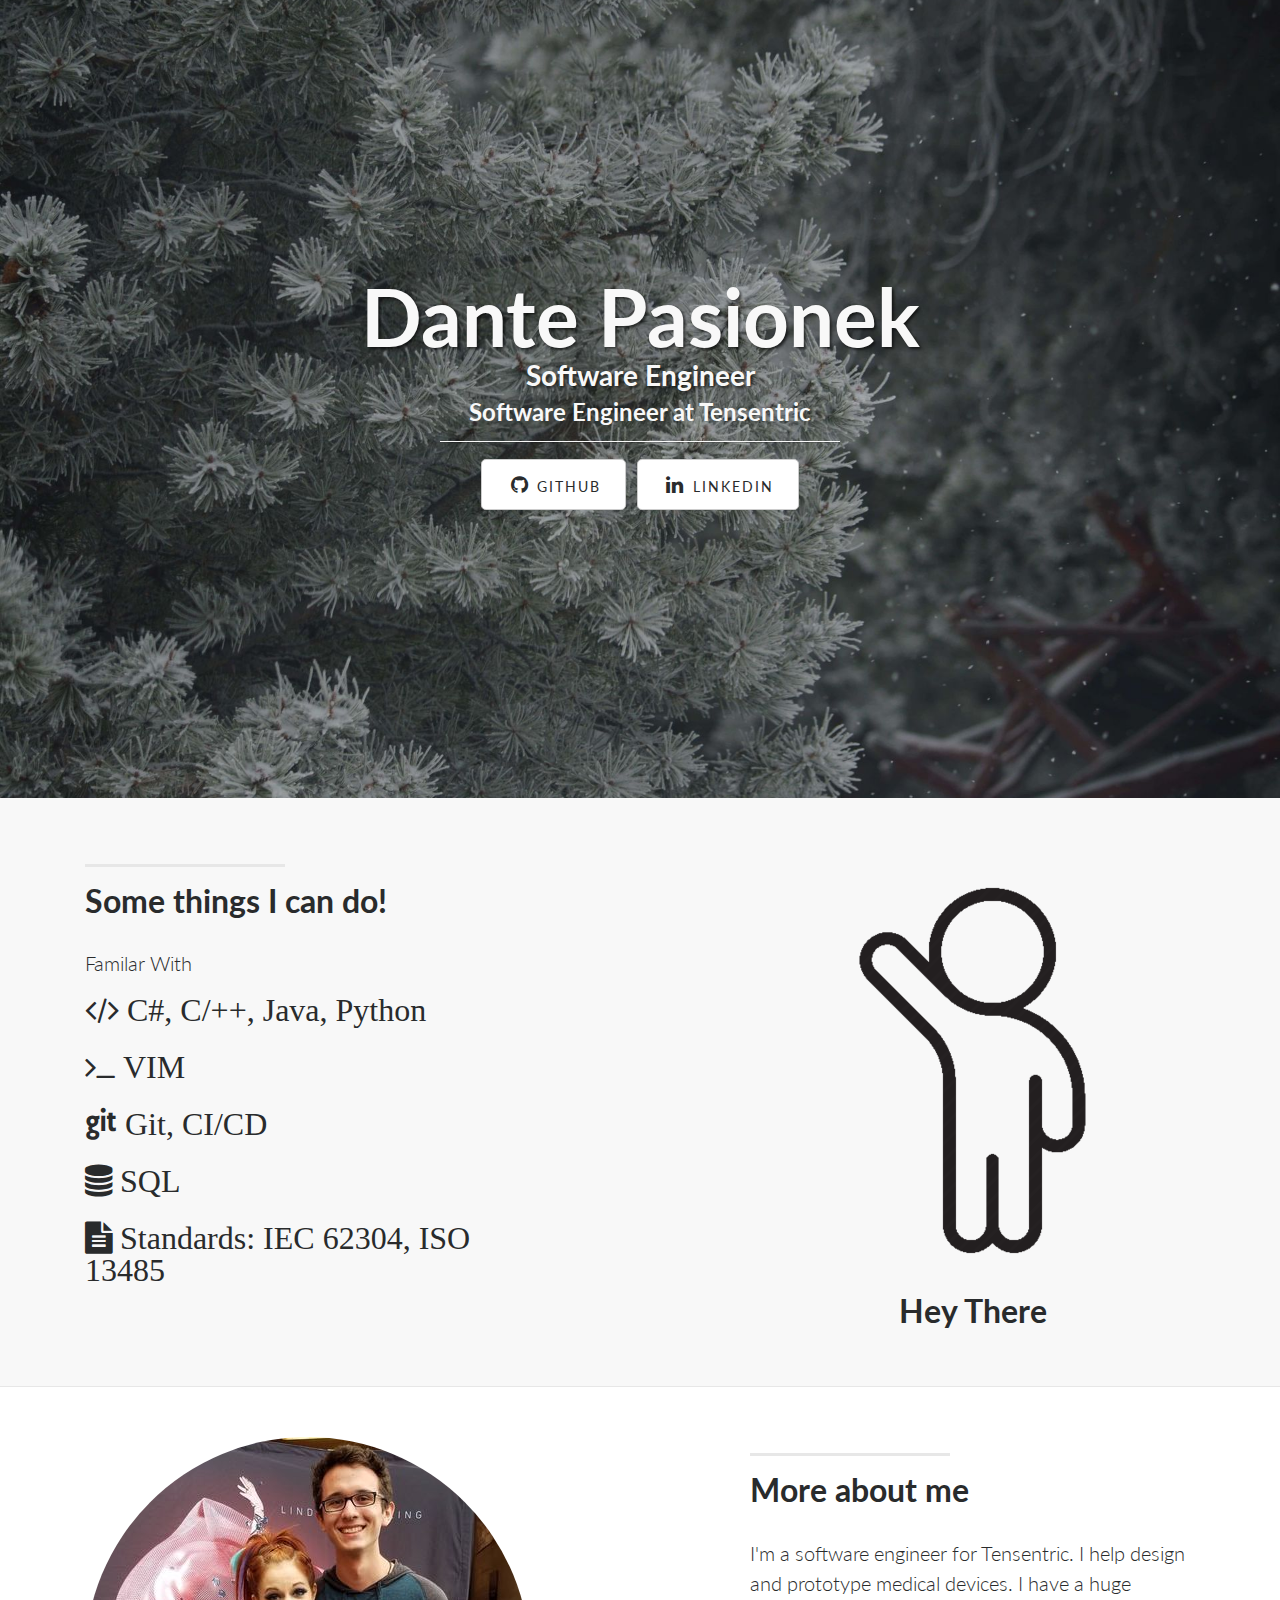
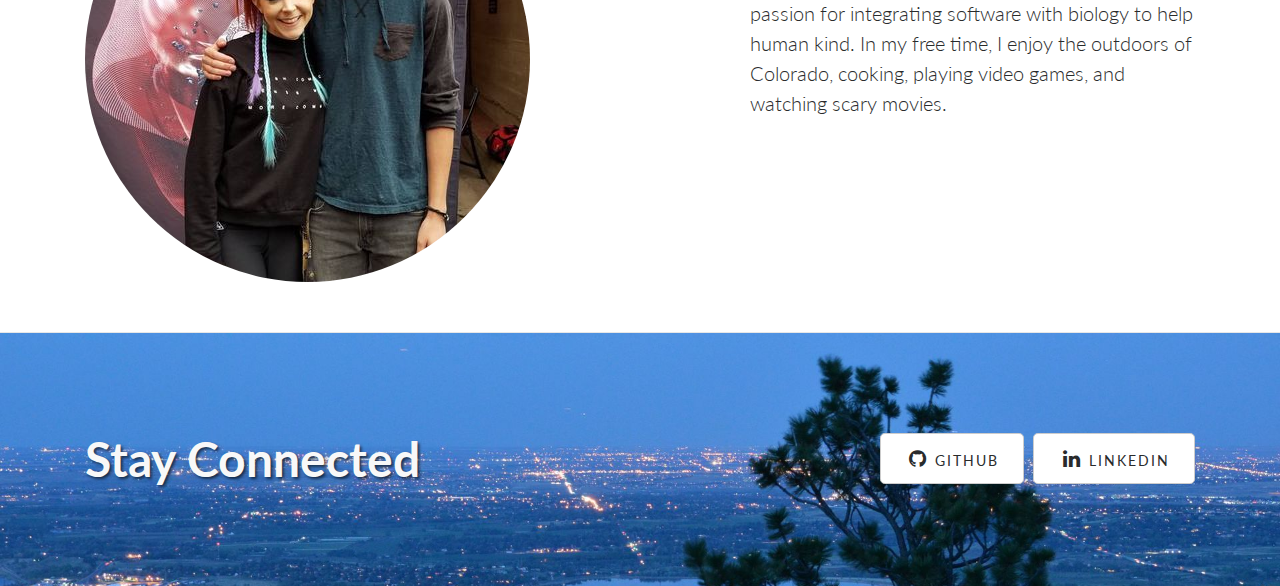
<file: index.html>
<!DOCTYPE html>

<!--- Theme adopted from Bootstrap Framework, modified by Dante Pasionek -->
<html lang="en">

<head>

    <meta charset="utf-8">
    <meta name="viewport" content="width=device-width, initial-scale=1, shrink-to-fit=no">
    <meta name="description" content="">
    <meta name="Dante Pasionek" content="">

    <title>Dante Pasionek</title>

    <!-- Bootstrap core CSS -->
    <link href="vendor/bootstrap/css/bootstrap.css" rel="stylesheet">

    <!-- Custom styles for this template -->
    <link href="css/landing-page.css" rel="stylesheet">

    <!-- Custom fonts for this template -->
    <link href="vendor/font-awesome/css/font-awesome.min.css" rel="stylesheet" type="text/css">
    <link href="https://fonts.googleapis.com/css?family=Lato:300,400,700,300italic,400italic,700italic" rel="stylesheet" type="text/css">

    <!-- Temporary navbar container fix -->
    <style>
    .navbar-toggler {
        z-index: 1;
    }
    
    @media (max-width: 576px) {
        nav > .container {
            width: 100%;
        }
    }
    </style>

</head>

<body>

    <!-- Navigation -->
    <!-- <nav class="navbar fixed-top navbar-toggleable-md navbar-light bg-faded">
        <div class="container">
            <center><a class="navbar-brand" href="">Dante Pasionek - Developer</a></center>
        </div>
    </nav> --> 

    <!-- Header -->
    <header class="intro-header">
        <div class="container">
            <div class="intro-message">
                <h1>Dante Pasionek</h1>
                <h3>Software Engineer</h3>
		<h4>Software Engineer at <a href="http://www.tensentric.com" style="color: #f8f8f8">Tensentric</a>
                <hr class="intro-divider">
                <ul class="list-inline intro-social-buttons">
                    <li class="list-inline-item">
                        <a href="https://www.github.com/dpasionek" class="btn btn-secondary btn-lg"><i class="fa fa-github fa-fw"></i> <span class="network-name">Github</span></a>
                    </li>
                    <li class="list-inline-item">
                        <a href="https://www.linkedin.com/in/dante-pasionek-099238120/" class="btn btn-secondary btn-lg"><i class="fa fa-linkedin fa-fw"></i> <span class="network-name">Linkedin</span></a>
                    </li>
                </ul>
            </div>
        </div>
    </header>

    <!-- Page Content -->
    <section class="content-section-a">

        <div class="container">
            <div class="row">
                <div class="col-lg-5">
                    <hr class="section-heading-spacer">
                    <div class="clearfix"></div>
                    <h2 class="section-heading">Some things I can do!</h2>
                    <p class="lead">Familar  With</p>
		    <ul class="list-inline">
			<li class="fa fa-code fa-2x">	C#, C/++, Java, Python </li> <br><br>
			<li class="fa fa-terminal fa-2x">	VIM </li> <br><br>
			<li class="fa fa-git fa-2x">	Git, CI/CD </li> <br><br>
			<li class="fa fa-database fa-2x">	SQL </li><br><br>
			<li class="fa fa-file-text fa-2x">	Standards: IEC 62304, ISO 13485</li><br>
		    </ul>
                </div>
                <div class="col-lg-5 offset-lg-2">
		<center>
                    <img class="img-fluid" src="img/wave.png" alt="">
		   	<h2> Hey There </h2></center>
                </div>
            </div>

        </div>
        <!-- /.container -->
    </section>

    <section class="content-section-b">

        <div class="container">

            <div class="row">
                <div class="col-lg-5 push-lg-7">
                    <hr class="section-heading-spacer">
                    <div class="clearfix"></div>
                    <h2 class="section-heading">More about me</h2>
                    <p class="lead">
			    I'm a software engineer for Tensentric. I help design and prototype medical devices. I have a huge passion for integrating software with biology to help human kind. In my free time, I 
			    enjoy the outdoors of Colorado, cooking, playing video games, and watching scary movies. 
			</p><br>
		   
                </div>
                <div class="col-lg-5 pull-lg-5">
                    <img class="circle-avatar" src="img/lindsey.jpg" alt="">
                </div>
            </div>

        </div>
        <!-- /.container -->

    </section>
    <!-- /.content-section-b -->

    <!-- /.content-section-a -->

    <aside class="banner">

        <div class="container">

            <div class="row">
                <div class="col-lg-6">
                    <h2>Stay Connected</h2>
                </div>
                <div class="col-lg-6">
                    <ul class="list-inline banner-social-buttons">
                        <li class="list-inline-item">
                            <a href="https://www.github.com/dpasionek" class="btn btn-secondary btn-lg"><i class="fa fa-github fa-fw"></i> <span class="network-name">Github</span></a>
                        </li>
                        <li class="list-inline-item">
                            <a href="https://www.linkedin.com/in/dante-pasionek-099238120/" class="btn btn-secondary btn-lg"><i class="fa fa-linkedin fa-fw"></i> <span class="network-name">Linkedin</span></a>
                        </li>
                    </ul>
                </div>
            </div>

        </div>
        <!-- /.container -->

    </aside>
    <!-- /.banner -->

    <!-- Footer -->

    <!-- Bootstrap core JavaScript -->
    <script src="vendor/jquery/jquery.min.js"></script>
    <script src="vendor/tether/tether.min.js"></script>
    <script src="vendor/bootstrap/js/bootstrap.min.js"></script>

</body>

</html>
</file>
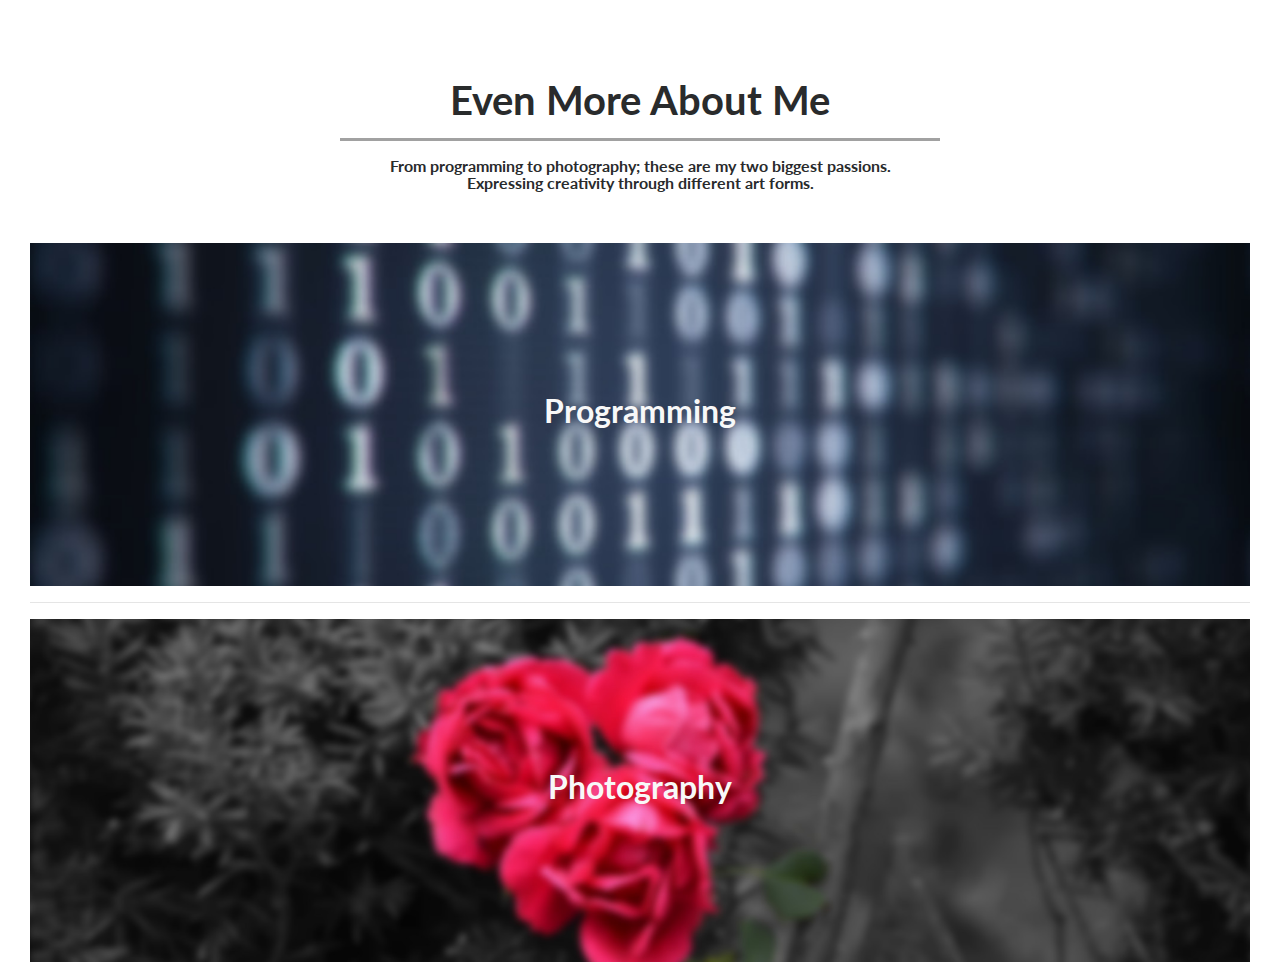
<file: about.html>
<!DOCTYPE html>

<!--- Theme adopted from Bootstrap Framework, modified by Dante Pasionel -->
<html lang="en">
<head>
	<meta charset="utf-8">
	<meta name="viewport" content="width=device-width, intial-scale=1, shrink-to-fit=no">
	<title>Dante Pasionek | About</title>

	<link href="vendor/bootstrap/css/bootstrap.css" rel="stylesheet">
	<link href="css/landing-page.css" rel="stylesheet">
	<link href="vendor/font-awesome/css/font-awesome.min.css" rel="stylesheet" type="text/css">
	<link href="https://fonts.googleapis.com/css?family=Lato:300,400,700,300italic,400italic,700italic" rel="stylesheet" type="text/css">
</head>
<body>
	<header>
		<div class="container">
			<div class="about-page">
			<center><h1>Even More About Me</h1></center>
			<hr class="spacer-center">
			<center>
			<h6>
				From programming to photography; these are my two biggest passions. <br> Expressing creativity through different art forms.
			</h6>
			</center>
			</div>
		</div>
		
	</header>
	<div class="container-fluid">
		<div class="row-fluid">
			<div class="col-sm">
			<a href="#">
				<header class="small-item-header">
					<center><h2>Programming</h2></center>
				</header>
			</a>
			<hr class="spacer-center-light-light">
			</div>

			<a href="#">
				<div class="col-sm">
					<header class="small-item-header-1">
						 <center><h2>Photography</h2></center>
					</header>
				</div>
			</a>
		</div>
	</div>

</body>
</html>
</file>
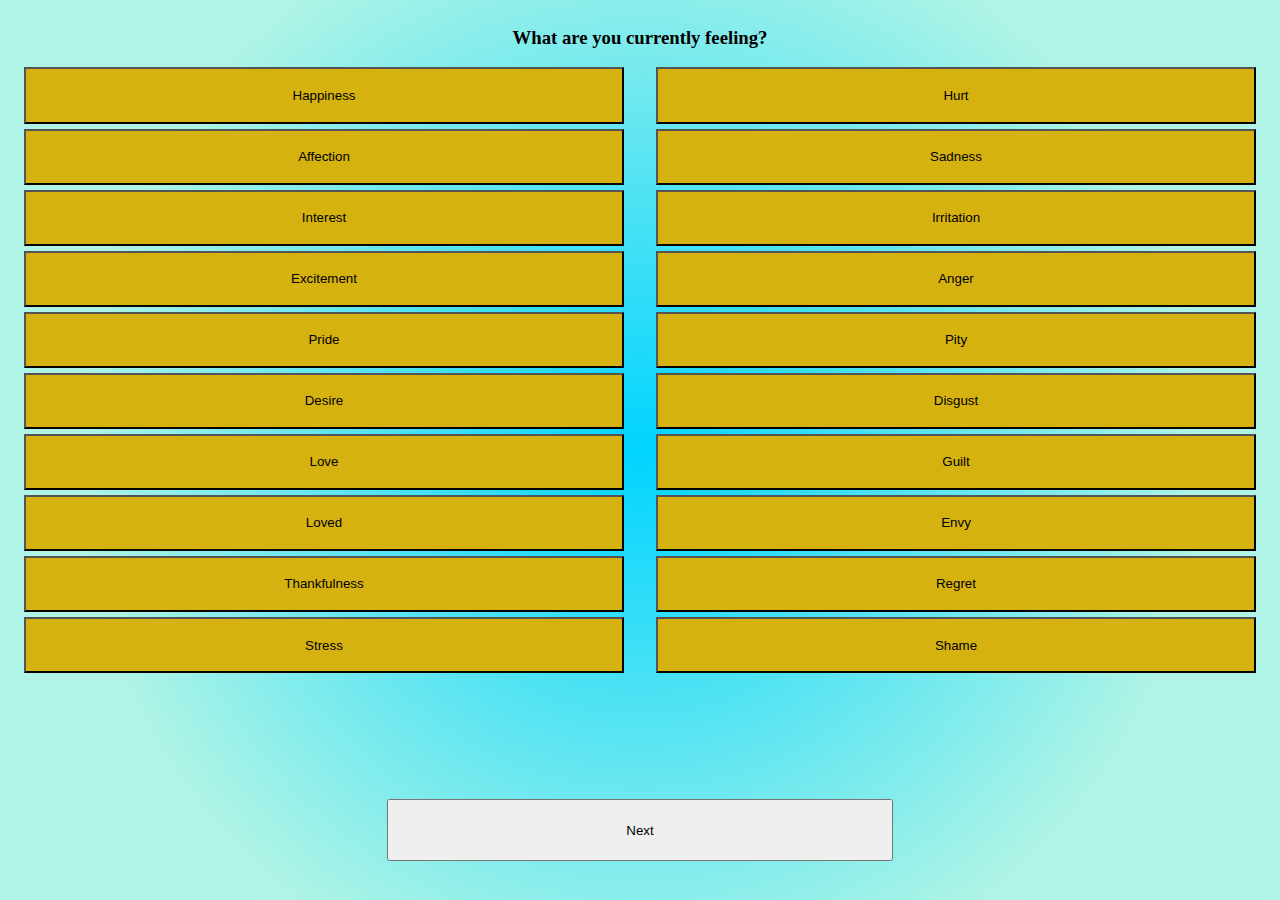
<file: app/app.html>
<html>
	<style>
		body {
			background: rgb(2,0,36);
			background: radial-gradient(circle, rgba(2,0,36,1) 0%, rgba(0,212,255,1) 0%, rgba(11,221,178,0.3292892156862745) 72%);
		}
		#emotion-selection {
			display: flex;
			flex-direction: column;
			text-align: center;
			height: 100%;
			width: 100%
		}

		.emotions-list {
			display: flex;
			flex-direction: row;
			height: 85%
		}

		.emotions-1 {
			width: 50%;
			float: left;
		}

		.emotions-2 {
			width: 50%;
			float: right;
		}

		.column {
			height: 100%;
		}

		#rating-selection {
			display: none;
			align-items: center;

		}

		#comment-section {
			display: none;
			align-items: center;

		}

		input[type=button] {
			width: 95%;
			height: 8%;
			margin-bottom: 5px;
			background-color: rgb(214, 178, 16);
		}

		.pressed {
			background-color: rgb(18, 192, 27) !important;
		}

		.slider {
			width: 90%;
			height: 25px;
		}


	</style>
	<head>
		<script src="https://ajax.googleapis.com/ajax/libs/jquery/3.5.1/jquery.min.js"></script>
		<meta charset="utf-8"/>

		<meta name="viewport" content="width=device-width, initial-scale=1.0" />
	        <meta name="viewport" content="width=device-width, initial-scale=1, shrink-to-fit=no">
	        <meta name="apple-mobile-web-app-capable" content="yes">
	        <meta name="mobile-web-app-capable" content="yes">
	        
	        <!-- Have to manually define the icons for iPhones; Android looks at the manifest file -->
	        <link rel="apple-touch-icon" href="images/icons/icon-512x512.png">
	        <link rel="apple-touch-icon" href="images/icons/icon-384x384.png">
	        <link rel="apple-touch-icon" href="images/icons/icon-192x192.png">
	        <link rel="apple-touch-icon" href="images/icons/icon-144x144.png">
	        <link rel="apple-touch-icon" href="images/icons/icon-128x128.png">
	        <link rel="apple-touch-icon" href="images/icons/icon-96x96.png">
	        <link rel="apple-touch-icon" href="images/icons/icon-72x72.png">
	        
	        <!-- Link to the Manifest file  -->
	        <link rel="manifest" href="manifest.json">
	</head>
	<body>
		<input hidden id="emotion">
		<input hidden id="rating">
		<input hidden id="comments">
		<div id="emotion-selection">
			<h3>What are you currently feeling?</h3>
			<div class="emotions-list">
				<div class="emotions-1">
					<input id="happiness" type="button" onclick="setEmotion(this.value); setButtonState(this.id)" value="Happiness"/>
					<input id="affection" type="button" onclick="setEmotion(this.value); setButtonState(this.id)" value="Affection"/>
					<input id="interest" type="button" onclick="setEmotion(this.value); setButtonState(this.id)" value="Interest"/>
					<input id="excitement" type="button" onclick="setEmotion(this.value); setButtonState(this.id)" value="Excitement"/>
					<input id="pride" type="button" onclick="setEmotion(this.value); setButtonState(this.id)" value="Pride"/>
					<input id="desire" type="button" onclick="setEmotion(this.value); setButtonState(this.id)" value="Desire"/>
					<input id="love" type="button"onclick="setEmotion(this.value); setButtonState(this.id)" value="Love"/>
					<input id="loved" type="button" onclick="setEmotion(this.value); setButtonState(this.id)" value="Loved"/>
					<input id="thankfulness" type="button" onclick="setEmotion(this.value); setButtonState(this.id)" value="Thankfulness"/>
					<input id="stress" type="button"onclick="setEmotion(this.value); setButtonState(this.id)" value="Stress"/>
				</div>		
				<div class="emotions-2">
					<input id="hurt" type="button" onclick="setEmotion(this.value); setButtonState(this.id)" value="Hurt"/>
					<input id="sadness" type="button" onclick="setEmotion(this.value); setButtonState(this.id)" value="Sadness"/>
					<input id="irritation" type="button" onclick="setEmotion(this.value); setButtonState(this.id)" value="Irritation"/>
					<input id="anger" type="button" onclick="setEmotion(this.value); setButtonState(this.id)" value="Anger"/>
					<input id="pity" type="button" onclick="setEmotion(this.value); setButtonState(this.id)" value="Pity"/>
					<input id="disgust" type="button" onclick="setEmotion(this.value); setButtonState(this.id)" value="Disgust"/>
					<input id="guilt" type="button" onclick="setEmotion(this.value); setButtonState(this.id)" value="Guilt"/>
					<input id="envy" type="button" onclick="setEmotion(this.value); setButtonState(this.id)" value="Envy"/>
					<input id="regret" type="button" onclick="setEmotion(this.value); setButtonState(this.id)" value="Regret"/>
					<input id="shame" type="button" onclick="setEmotion(this.value); setButtonState(this.id)" value="Shame"/>
				</div>
			</div>
			<div style="display: flex; flex-direction: row; width: 100%; height: 15%; justify-content: center;">
				<button style="width: 40%; height: 50%; align-self: center;" onclick="next('emotion-selection')">Next</button>
			</div>			
		</div>

		<div id="rating-selection" style="display: hidden; flex-direction: column; height: 50%">
			<h3>On a scale of 1-10 this, or these, feelings are: </h3>
			<input class="slider" id="rating", type="range", min="1", max="10" value="1" oninput="setRating(this.value)" />
			<br/>
			<h1 id="rating-value">1</h1>
			<div style="display: flex; flex-direction: row; width: 100%; height: 30%; justify-content: space-between;">
				<button style="width: 40%; height: 50%; " onclick="back('rating-selection')">Back</button>
				<button style="width: 40%; height: 50%; " onclick="next('rating-selection')">Next</button>
			</div>
		</div>
		
		<div id="comment-section" style="display: hidden; flex-direction: column; height: 70%">
			<h3>Any additional comments?</h3>
			<textarea style="width: 80%; height: 40%" id="comments" onkeypress="setComments(this.value)" onchange="setComments(this.value)"></textarea>
			<div style="display: flex; flex-direction: row; width: 100%; height: 25%; justify-content: space-between;">
				<button style="width: 40%; height: 50%; margin-top: 6%; " onclick="back('comment-section')">Back</button>
				<button style="width: 40%; height: 50%; margin-top: 6%; " onclick="next('comment-section')">Next</button>
			</div>
		</div>

	</body>
	
	
</html>


<script>

	var emotions = []
	var comment = ""
	function setButtonState(button) {
		var element = document.getElementById(button)
		if(element.classList.contains("pressed")) {
			element.classList.remove("pressed")
			var idx = emotions.indexOf(element.value)
			emotions.splice(idx, 1)

		} else {
			element.classList.add("pressed")
			emotions.push(element.value)
		}
	}

	function setEmotion(emotion) {
	}

	function setRating(rating) {
		document.getElementById("rating").value = rating;
		document.getElementById("rating-value").innerHTML = rating;
	}

	function setComments(comments) {
		comment = comments
	}

	function reset() {
			document.getElementById("emotion-selection").style.display = "flex";
			document.getElementById("rating-selection").style.display = "none";
			document.getElementById("comment-section").style.display = "none";

			emotions = []
			comment = ""

			var buttons = document.querySelectorAll("input[type=button]")
			buttons.forEach((button) => {
				if(button.classList.contains("pressed")) {
					button.classList.remove("pressed")
				}
			})
	}

	function next(parent) {
		if(parent === "emotion-selection") {
			document.getElementById("emotion-selection").style.display = "none";
			document.getElementById("rating-selection").style.display = "flex";
			document.getElementById("comment-section").style.display = "none";
		} else if(parent === "rating-selection") {
			document.getElementById("rating-selection").style.display = "none";
			document.getElementById("comment-section").style.display = "flex";
		} else if(parent === "comment-section") {
			post()
			document.getElementById("comment-section").style.display = "none";
			document.getElementById("emotion-selection").style.display = "flex";
			reset()
		}
	}

	function back(parent) {
		if(parent === "emotion-selection") {
			document.getElementById("emotion-selection").style.display = "flex";
		} else if(parent === "rating-selection") {
			document.getElementById("emotion-selection").style.display = "flex";
			document.getElementById("rating-selection").style.display = "none";
		} else if(parent === "comment-section") {
			document.getElementById("comment-section").style.display = "none";
			document.getElementById("rating-selection").style.display = "flex";
		}
	}

	function post() {
	  console.log("EMOTIONS: " + emotions)
	  console.log("COMMENTS: " + comment)
	  var url = "https://script.google.com/macros/s/AKfycbz9lurXCM4EVgn2tYf6Ds9_uKcR2tEDHiFgjOdeqP9ud1FTznqUaZquIBvcxR6pctv9qQ/exec"
	  fetch(url, {mode:'no-cors', method: "POST", body: JSON.stringify({
				    "Emotion": emotions.join(),
				    "Rating": document.getElementById("rating").value,
				    "Comments": comment,
				})})
	    .then((res) => {
	    
	      return res.text();
	    })
    .then((res) => console.log(res));
}
	
</script>
</file>
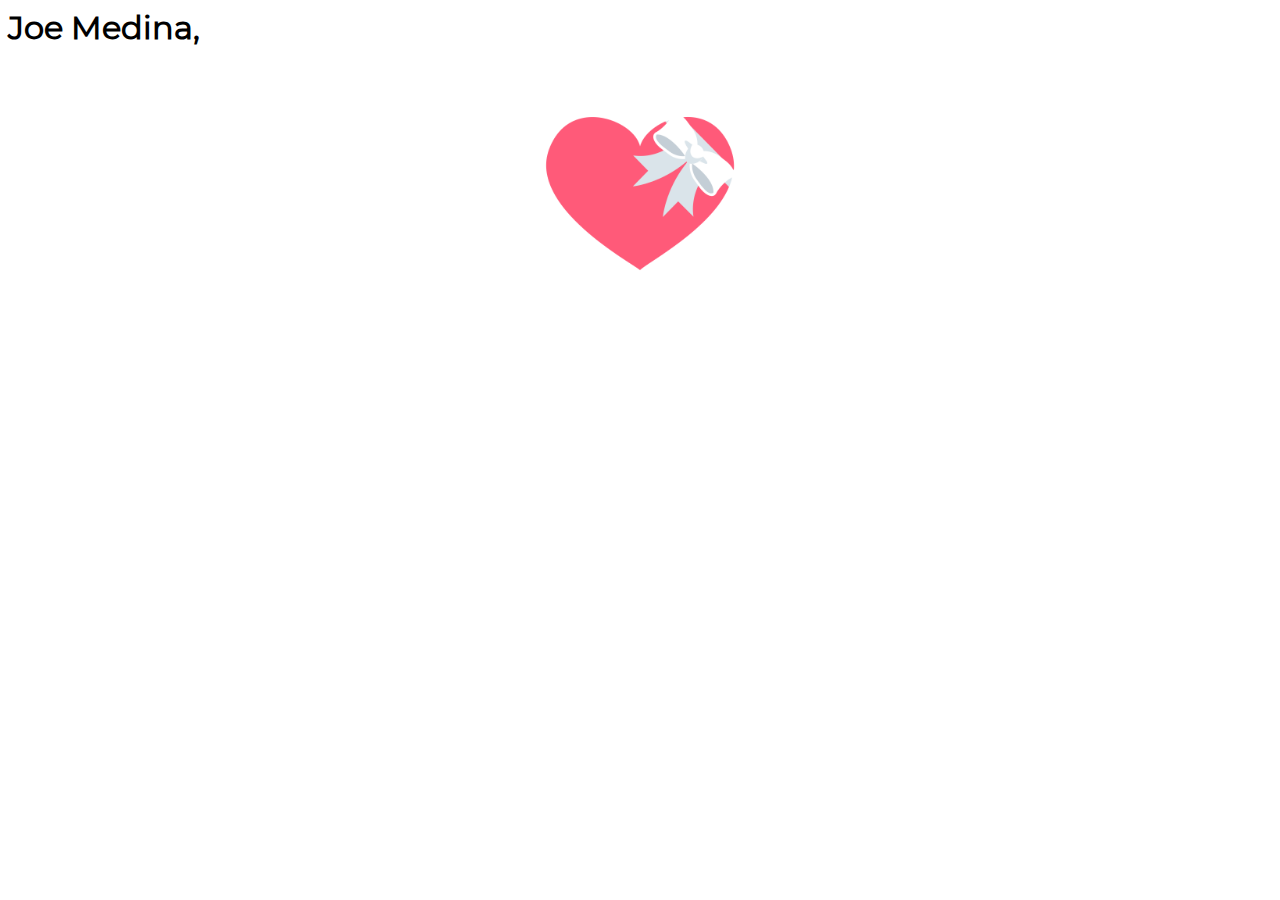
<file: joe/joe.html>
<html>
	<head>
		<meta charset="utf-8"/>


		<meta name="viewport" content="width=device-width, initial-scale=1.0" />
	        <meta name="viewport" content="width=device-width, initial-scale=1, shrink-to-fit=no">
	        <meta name="apple-mobile-web-app-capable" content="yes">
	        
	        <meta name="mobile-web-app-capable" content="yes">
	        
	        <!-- Have to manually define the icons for iPhones; Android looks at the manifest file -->
	        <link rel="apple-touch-icon" href="images/icons/icon-512x512.png">
	        <link rel="apple-touch-icon" href="images/icons/icon-384x384.png">
	        <link rel="apple-touch-icon" href="images/icons/icon-192x192.png">
	        <link rel="apple-touch-icon" href="images/icons/icon-144x144.png">
	        <link rel="apple-touch-icon" href="images/icons/icon-128x128.png">
	        <link rel="apple-touch-icon" href="images/icons/icon-96x96.png">
	        <link rel="apple-touch-icon" href="images/icons/icon-72x72.png">
	        
	        <!-- Link to the Manifest file  -->
	        <link rel="manifest" href="manifest.json">
		<style>
			@font-face {
 				font-family: 'Montserrat';
				src: url('monserrat.ttf') format('truetype');
			}

			* {
 				font-family: 'Montserrat', sans-serif;
			}
		</style>
	</head>
	<body>
		<h1>Joe Medina,</h1>
		<center>
			<p style="font-size: 5vh" id="I"></p>
			<p style="font-size: 5vh" id="Love"></p>
			<p style="font-size: 5vh" id="You"></p>
		</center>
	</body>
	<footer onclick="setWords()">
		<center>
			<img src="images/icons/icon-512x512.png" height="200" width="200"/>
		</center>
	</footer>
	
</html>

<script>
	if('serviceWorker' in navigator) {
		window.addEventListener('load', () => {
			navigator.serviceWorker.register('ServiceWorker.js');
		});
	}

	var i_words = ["I", "Te", "Je", "Ti", "Bardzo"];
	var l_words = ["Love", "Quiero", "T'aime", "Amo", "cię"];
	var u_words = ["You", "Mucho", "Beaucoup", "Tanto", "Kocham"];

	function setWords() {
		var words = getWords();
 		document.getElementById('I').innerHTML = words[0];
 		document.getElementById('Love').innerHTML = words[1];
 		document.getElementById('You').innerHTML = words[2];
	}

	function getWords() {
 		var i = Math.floor(Math.random() * (5));
		return [i_words[i], l_words[i], u_words[i]];
	}
</script>
</file>
<file: css/landing-page.css>
/*!
 * Start Bootstrap - Landing Page (http://startbootstrap.com/template-overviews/landing-page)
 * Copyright 2013-2017 Start Bootstrap
 * Licensed under MIT (https://github.com/BlackrockDigital/startbootstrap-landing-page/blob/master/LICENSE)
 */

body,
html {
    width: 100%;
    height: 100%;
}

body,
h1,
h2,
h3,
h4,
h5,
h6 {
    font-family: "Lato", "Helvetica Neue", Helvetica, Arial, sans-serif;
    font-weight: 700;
}
.circle-avatar {
	max-width: 100%;
	width: 100%;
	height:auto;
	display:block;
	border-radius:50%;
	background-position-y: center;
	background-position-x: center;
	background-repeat: no-repeat;
}
.intro-header {
    padding-top: 50px;
    padding-bottom: 50px;
    text-align: center;
    color: #f8f8f8;
    background: url(../img/intro-bg.jpg) no-repeat center center;
    background-size: cover;
}

.prog-header {
    padding-top: 50px;
    padding-bottom: 50px;
    text-align: center;
    color: #f8f8f8;
    background: url(../img/about-header-1.jpg) no-repeat center center;
    background-size: cover;
}

.about-header {
    padding-top: 50px;
    padding-bottom: 50px;
    text-align: center;
    color: #f8f8f8;
    background: url(../img/clouds.jpg) no-repeat center center;
    background-size: cover;
}

.small-item-header {
 margin-top: -35px;
 padding-top: 150px;
 padding-bottom: 150px;
 text-align: center;
 color: #f8f8f8;
 background: url(../img/about-header-1.jpg) no-repeat center center;
 background-size: cover;
}

.small-item-header-1 {
 padding-top: 150px;
 padding-bottom: 150px;
 text-align: center;
 color: #f8f8f8;
 background: url(../img/rose.jpg) no-repeat center center; 
 background-size: cover;
}

.about-page {
 position: relative;
 padding-top: 7%;
 padding-bottom: 7%;
}

.intro-message {
    position: relative;
    padding-top: 20%;
    padding-bottom: 20%;
}

.intro-message > h1 {
    margin: 0;
    text-shadow: 2px 2px 3px rgba(0, 0, 0, 0.6);
    font-size: 5em;
}

.intro-divider {
    width: 400px;
    border-top: 1px solid #f8f8f8;
    border-bottom: 1px solid rgba(0, 0, 0, 0.2);
}

.intro-message > h3 {
    text-shadow: 2px 2px 3px rgba(0, 0, 0, 0.6);
}

@media(max-width:767px) {
    .intro-message {
        padding-bottom: 15%;
    }
    .intro-message > h1 {
        font-size: 3em;
    }
    ul.intro-social-buttons > li {
        display: block;
        margin-bottom: 20px;
        padding: 0;
    }
    ul.intro-social-buttons > li:last-child {
        margin-bottom: 0;
    }
    .intro-divider {
        width: 100%;
    }
}

.network-name {
    text-transform: uppercase;
    font-size: 14px;
    font-weight: 400;
    letter-spacing: 2px;
}

.content-section-a {
    padding: 50px 0;
    background-color: #f8f8f8;
}

.content-section-b {
    padding: 50px 0;
    border-top: 1px solid #e7e7e7;
    border-bottom: 1px solid #e7e7e7;
}

.section-heading {
    margin-bottom: 30px;
}

.section-heading-spacer {
    float: left;
    width: 200px;
    border-top: 3px solid #e7e7e7;
}

.spacer-center {
    float: center;
    width: 600px;
    border-top: 3px solid #a1a1a1;
}

.spacer-center-light {
    float: center;
    width: 600px;
    border-top: 3px solid #fcfcfc;
}

.banner {
    padding: 100px 0;
    color: #f8f8f8;
    background: url(../img/banner-bg.jpg) no-repeat center center;
    background-size: cover;
}

.banner h2 {
    margin: 0;
    text-shadow: 2px 2px 3px rgba(0, 0, 0, 0.6);
    font-size: 3em;
}

.banner ul {
    margin-bottom: 0;
}

.banner-social-buttons {
    float: right;
    margin-top: 0;
}

@media(max-width:1199px) {
    ul.banner-social-buttons {
        float: left;
        margin-top: 15px;
    }
}

@media(max-width:767px) {
    .banner h2 {
        margin: 0;
        text-shadow: 2px 2px 3px rgba(0, 0, 0, 0.6);
        font-size: 3em;
    }
    ul.banner-social-buttons > li {
        display: block;
        margin-bottom: 20px;
        padding: 0;
    }
    ul.banner-social-buttons > li:last-child {
        margin-bottom: 0;
    }
}

footer {
    padding: 50px 0;
    background-color: #f8f8f8;
}

.navbar-brand {
	float: center;
}

p.copyright {
    margin: 15px 0 0;
}
</file>
